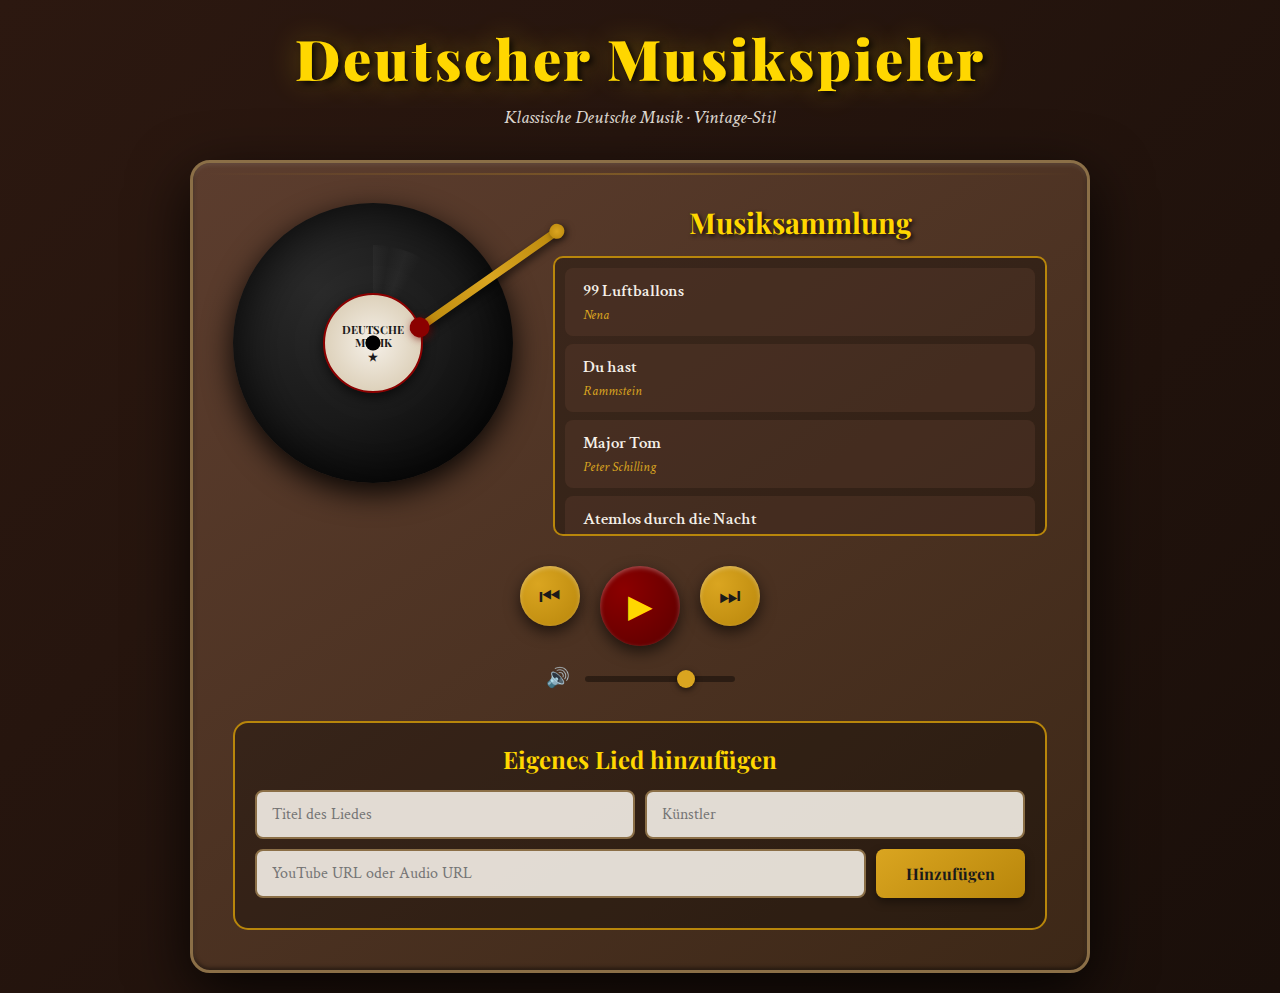
<file: index.html>
<!DOCTYPE html>
<html lang="de">
<head>
    <meta charset="UTF-8">
    <meta name="viewport" content="width=device-width, initial-scale=1.0">
    <title>Deutscher Schallplattenspieler</title>
    <link href="https://fonts.googleapis.com/css2?family=Playfair+Display:wght@700;900&family=Crimson+Text:ital,wght@0,400;0,600;1,400&display=swap" rel="stylesheet">
    <link rel="stylesheet" href="style.css">
</head>
<body>
    <div class="gramophone-container">
        <div class="header">
            <h1>Deutscher Musikspieler</h1>
            <p>Klassische Deutsche Musik · Vintage-Stil</p>
        </div>

        <div class="player-body">
            <div class="turntable-section">
                <div class="vinyl-container">
                    <div class="vinyl" id="vinyl">
                        <div class="vinyl-label">
                            <div class="vinyl-label-text">DEUTSCHE<br>MUSIK<br>★</div>
                        </div>
                        <div class="vinyl-hole"></div>
                    </div>
                    <div class="tonearm"></div>
                </div>

                <div class="playlist-section">
                    <h2 class="playlist-title">Musiksammlung</h2>
                    <div class="song-list" id="songList"></div>
                </div>
            </div>

            <div class="now-playing" id="nowPlaying" style="display: none;">
                <div class="now-playing-label">Jetzt läuft</div>
                <div class="now-playing-title" id="currentTitle">—</div>
                <div class="now-playing-artist" id="currentArtist">—</div>
            </div>

            <div class="controls">
                <button class="control-btn" id="prevBtn" title="Vorheriger">⏮</button>
                <button class="control-btn play-pause" id="playBtn" title="Abspielen/Pause">▶</button>
                <button class="control-btn" id="nextBtn" title="Nächster">⏭</button>
            </div>

            <div class="volume-control">
                <span class="volume-icon">🔊</span>
                <input type="range" min="0" max="100" value="70" class="volume-slider" id="volumeSlider">
            </div>

            <div class="custom-url-section">
                <h3 class="custom-url-title">Eigenes Lied hinzufügen</h3>
                <div class="url-input-group">
                    <input type="text" class="url-input" id="titleInput" placeholder="Titel des Liedes">
                    <input type="text" class="url-input" id="artistInput" placeholder="Künstler">
                </div>
                <div class="url-input-group">
                    <input type="text" class="url-input" id="urlInput" placeholder="YouTube URL oder Audio URL">
                    <button class="add-btn" id="addBtn">Hinzufügen</button>
                </div>
            </div>
        </div>
    </div>

    <audio id="audioPlayer" style="display: none;"></audio>
    <div id="ytPlayer" style="width:0;height:0;overflow:hidden;position:absolute;left:-9999px;"></div>

    <script src="script.js"></script>
</body>
</html>
</file>
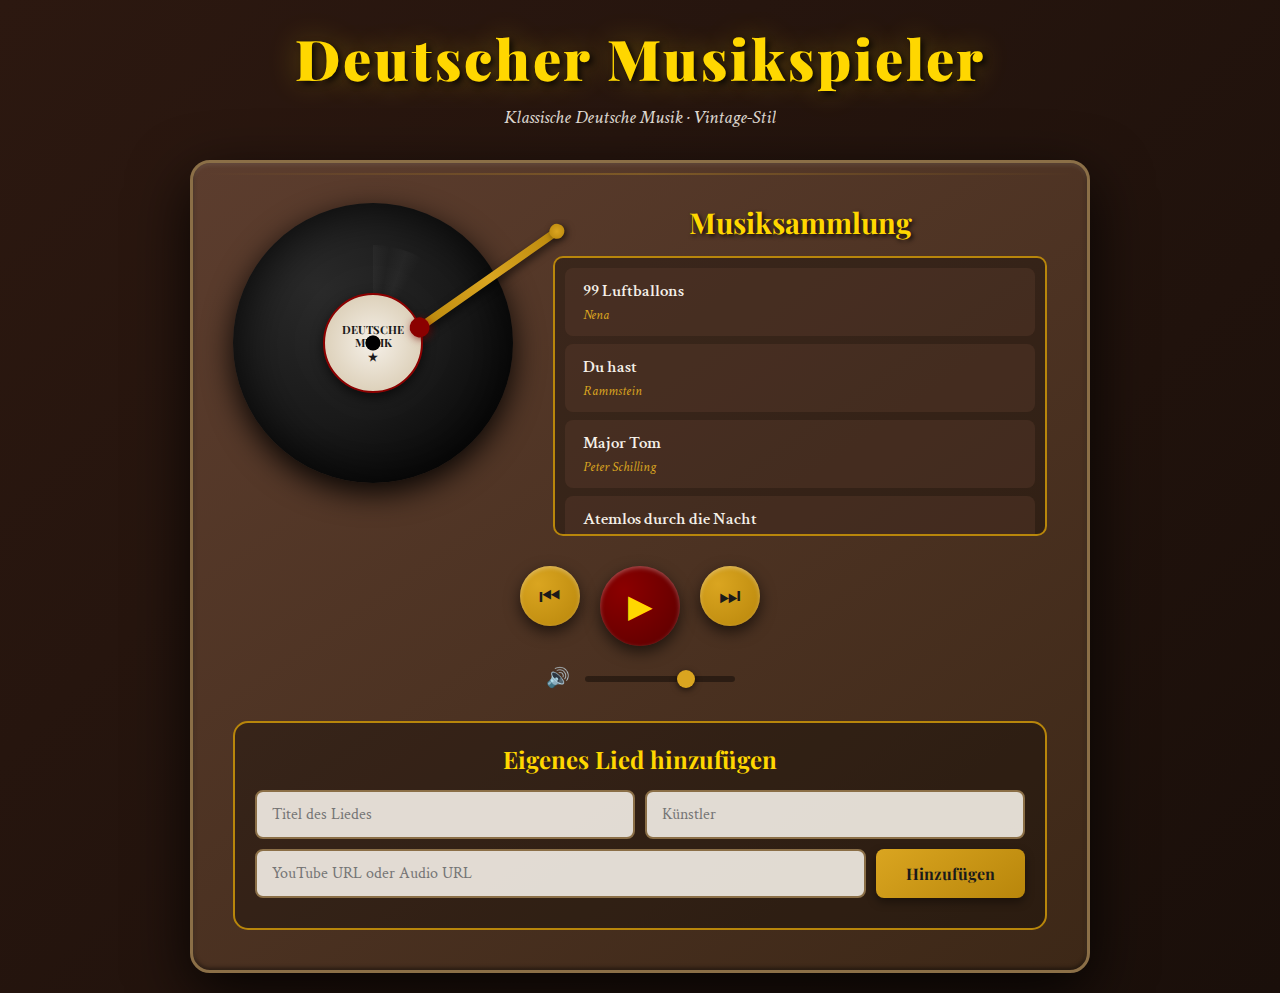
<file: app.html>
<!DOCTYPE html>
<html lang="de">
<head>
    <meta charset="UTF-8">
    <meta name="viewport" content="width=device-width, initial-scale=1.0">
    <title>Deutscher Schallplattenspieler</title>
    <link href="https://fonts.googleapis.com/css2?family=Playfair+Display:wght@700;900&family=Crimson+Text:ital,wght@0,400;0,600;1,400&display=swap" rel="stylesheet">
    <style>
        * {
            margin: 0;
            padding: 0;
            box-sizing: border-box;
        }

        :root {
            --wood-dark: #3d2817;
            --wood-medium: #5c3d2e;
            --wood-light: #8b6f47;
            --brass: #b8860b;
            --brass-shine: #daa520;
            --vinyl-black: #1a1a1a;
            --label-cream: #f5f0e8;
            --red-accent: #8b0000;
            --gold-text: #ffd700;
        }

        body {
            font-family: 'Crimson Text', serif;
            background: linear-gradient(135deg, #2c1810 0%, #1a0f0a 100%);
            min-height: 100vh;
            display: flex;
            justify-content: center;
            align-items: center;
            padding: 20px;
            overflow-x: hidden;
        }

        .gramophone-container {
            position: relative;
            max-width: 900px;
            width: 100%;
        }

        .header {
            text-align: center;
            margin-bottom: 30px;
            animation: fadeInDown 1s ease-out;
        }

        .header h1 {
            font-family: 'Playfair Display', serif;
            font-size: 3.5rem;
            font-weight: 900;
            color: var(--gold-text);
            text-shadow: 3px 3px 6px rgba(0, 0, 0, 0.8), 0 0 30px rgba(255, 215, 0, 0.3);
            letter-spacing: 3px;
            margin-bottom: 10px;
        }

        .header p {
            font-size: 1.2rem;
            color: var(--label-cream);
            font-style: italic;
            opacity: 0.9;
        }

        .player-body {
            background: linear-gradient(145deg, var(--wood-medium) 0%, var(--wood-dark) 100%);
            border-radius: 20px;
            padding: 40px;
            box-shadow: 
                0 20px 60px rgba(0, 0, 0, 0.8),
                inset 0 2px 4px rgba(255, 255, 255, 0.1),
                inset 0 -2px 4px rgba(0, 0, 0, 0.5);
            border: 3px solid var(--wood-light);
            position: relative;
            animation: fadeInUp 1s ease-out;
        }

        .player-body::before {
            content: '';
            position: absolute;
            top: 10px;
            left: 10px;
            right: 10px;
            height: 2px;
            background: linear-gradient(90deg, transparent, var(--brass-shine), transparent);
            opacity: 0.3;
        }

        .turntable-section {
            display: flex;
            gap: 40px;
            margin-bottom: 30px;
            flex-wrap: wrap;
            justify-content: center;
        }

        .vinyl-container {
            position: relative;
            width: 280px;
            height: 280px;
            flex-shrink: 0;
        }

        .vinyl {
            width: 100%;
            height: 100%;
            background: radial-gradient(circle at 30% 30%, #2a2a2a 0%, var(--vinyl-black) 50%, #000 100%);
            border-radius: 50%;
            position: relative;
            box-shadow: 
                0 10px 30px rgba(0, 0, 0, 0.9),
                inset 0 0 50px rgba(0, 0, 0, 0.8);
            transition: transform 0.3s ease;
        }

        .vinyl.spinning {
            animation: spin 3s linear infinite;
        }

        @keyframes spin {
            from { transform: rotate(0deg); }
            to { transform: rotate(360deg); }
        }

        .vinyl::before {
            content: '';
            position: absolute;
            inset: 15%;
            background: conic-gradient(from 0deg, 
                rgba(255, 255, 255, 0.03) 0deg,
                transparent 10deg,
                rgba(255, 255, 255, 0.03) 20deg,
                transparent 30deg
            );
            border-radius: 50%;
        }

        .vinyl-label {
            position: absolute;
            top: 50%;
            left: 50%;
            transform: translate(-50%, -50%);
            width: 100px;
            height: 100px;
            background: radial-gradient(circle, var(--label-cream) 0%, #d4c5a9 100%);
            border-radius: 50%;
            display: flex;
            flex-direction: column;
            align-items: center;
            justify-content: center;
            box-shadow: 0 4px 12px rgba(0, 0, 0, 0.6);
            border: 2px solid var(--red-accent);
        }

        .vinyl-label-text {
            font-family: 'Playfair Display', serif;
            font-size: 0.7rem;
            font-weight: 700;
            color: var(--vinyl-black);
            text-align: center;
            line-height: 1.2;
        }

        .vinyl-hole {
            position: absolute;
            top: 50%;
            left: 50%;
            transform: translate(-50%, -50%);
            width: 15px;
            height: 15px;
            background: #000;
            border-radius: 50%;
            box-shadow: inset 0 2px 4px rgba(0, 0, 0, 0.8);
        }

        .tonearm {
            position: absolute;
            top: 20px;
            right: -50px;
            width: 180px;
            height: 8px;
            background: linear-gradient(90deg, var(--brass) 0%, var(--brass-shine) 50%, var(--brass) 100%);
            border-radius: 4px;
            transform-origin: right center;
            transform: rotate(-35deg);
            box-shadow: 0 4px 8px rgba(0, 0, 0, 0.6);
            transition: transform 0.5s ease;
        }

        .vinyl.spinning + .tonearm {
            transform: rotate(-25deg);
        }

        .tonearm::before {
            content: '';
            position: absolute;
            right: 0;
            top: 50%;
            transform: translateY(-50%);
            width: 15px;
            height: 15px;
            background: radial-gradient(circle, var(--brass-shine), var(--brass));
            border-radius: 50%;
            box-shadow: 0 2px 6px rgba(0, 0, 0, 0.4);
        }

        .tonearm::after {
            content: '';
            position: absolute;
            left: -5px;
            top: 50%;
            transform: translateY(-50%);
            width: 20px;
            height: 20px;
            background: var(--red-accent);
            border-radius: 50%;
            box-shadow: 0 2px 8px rgba(139, 0, 0, 0.6);
        }

        .playlist-section {
            flex: 1;
            min-width: 300px;
        }

        .playlist-title {
            font-family: 'Playfair Display', serif;
            font-size: 1.8rem;
            color: var(--gold-text);
            margin-bottom: 15px;
            text-align: center;
            text-shadow: 2px 2px 4px rgba(0, 0, 0, 0.8);
        }

        .song-list {
            max-height: 280px;
            overflow-y: auto;
            background: rgba(0, 0, 0, 0.3);
            border-radius: 10px;
            padding: 10px;
            border: 2px solid var(--brass);
        }

        .song-list::-webkit-scrollbar {
            width: 8px;
        }

        .song-list::-webkit-scrollbar-track {
            background: rgba(0, 0, 0, 0.4);
            border-radius: 4px;
        }

        .song-list::-webkit-scrollbar-thumb {
            background: var(--brass);
            border-radius: 4px;
        }

        .song-item {
            padding: 12px 15px;
            margin-bottom: 8px;
            background: rgba(92, 61, 46, 0.4);
            border-radius: 8px;
            cursor: pointer;
            transition: all 0.3s ease;
            border-left: 3px solid transparent;
            display: flex;
            justify-content: space-between;
            align-items: center;
        }

        .song-item:hover {
            background: rgba(92, 61, 46, 0.7);
            border-left-color: var(--brass-shine);
            transform: translateX(5px);
        }

        .song-item.active {
            background: rgba(184, 134, 11, 0.3);
            border-left-color: var(--gold-text);
            box-shadow: 0 0 15px rgba(255, 215, 0, 0.2);
        }

        .song-info {
            flex: 1;
        }

        .song-title {
            color: var(--label-cream);
            font-weight: 600;
            font-size: 1.05rem;
            margin-bottom: 3px;
        }

        .song-artist {
            color: var(--brass-shine);
            font-size: 0.9rem;
            font-style: italic;
        }

        .controls {
            display: flex;
            justify-content: center;
            gap: 20px;
            margin-top: 30px;
            flex-wrap: wrap;
        }

        .control-btn {
            width: 60px;
            height: 60px;
            border-radius: 50%;
            border: none;
            background: radial-gradient(circle at 30% 30%, var(--brass-shine), var(--brass));
            color: var(--vinyl-black);
            font-size: 1.5rem;
            cursor: pointer;
            transition: all 0.3s ease;
            box-shadow: 
                0 6px 15px rgba(0, 0, 0, 0.6),
                inset 0 2px 4px rgba(255, 255, 255, 0.3);
            display: flex;
            align-items: center;
            justify-content: center;
            position: relative;
        }

        .control-btn:hover {
            transform: translateY(-3px);
            box-shadow: 
                0 10px 25px rgba(0, 0, 0, 0.8),
                inset 0 2px 4px rgba(255, 255, 255, 0.4);
        }

        .control-btn:active {
            transform: translateY(0);
        }

        .control-btn.play-pause {
            width: 80px;
            height: 80px;
            font-size: 2rem;
            background: radial-gradient(circle at 30% 30%, var(--red-accent), #5a0000);
            color: var(--gold-text);
        }

        .custom-url-section {
            margin-top: 30px;
            padding: 20px;
            background: rgba(0, 0, 0, 0.3);
            border-radius: 15px;
            border: 2px solid var(--brass);
        }

        .custom-url-title {
            font-family: 'Playfair Display', serif;
            font-size: 1.5rem;
            color: var(--gold-text);
            margin-bottom: 15px;
            text-align: center;
        }

        .url-input-group {
            display: flex;
            gap: 10px;
            margin-bottom: 10px;
            flex-wrap: wrap;
        }

        .url-input {
            flex: 1;
            min-width: 200px;
            padding: 12px 15px;
            background: rgba(245, 240, 232, 0.9);
            border: 2px solid var(--wood-light);
            border-radius: 8px;
            font-family: 'Crimson Text', serif;
            font-size: 1rem;
            color: var(--vinyl-black);
        }

        .url-input:focus {
            outline: none;
            border-color: var(--brass-shine);
            box-shadow: 0 0 10px rgba(184, 134, 11, 0.3);
        }

        .add-btn {
            padding: 12px 30px;
            background: linear-gradient(145deg, var(--brass-shine), var(--brass));
            border: none;
            border-radius: 8px;
            color: var(--vinyl-black);
            font-family: 'Playfair Display', serif;
            font-weight: 700;
            font-size: 1rem;
            cursor: pointer;
            transition: all 0.3s ease;
            box-shadow: 0 4px 10px rgba(0, 0, 0, 0.4);
        }

        .add-btn:hover {
            transform: translateY(-2px);
            box-shadow: 0 6px 15px rgba(0, 0, 0, 0.6);
        }

        .now-playing {
            text-align: center;
            margin-top: 20px;
            padding: 15px;
            background: rgba(139, 0, 0, 0.2);
            border-radius: 10px;
            border: 2px solid var(--red-accent);
        }

        .now-playing-label {
            font-size: 0.9rem;
            color: var(--brass-shine);
            text-transform: uppercase;
            letter-spacing: 2px;
            margin-bottom: 5px;
        }

        .now-playing-title {
            font-family: 'Playfair Display', serif;
            font-size: 1.5rem;
            color: var(--label-cream);
            font-weight: 700;
        }

        .now-playing-artist {
            font-size: 1.1rem;
            color: var(--gold-text);
            font-style: italic;
            margin-top: 5px;
        }

        @keyframes fadeInDown {
            from {
                opacity: 0;
                transform: translateY(-30px);
            }
            to {
                opacity: 1;
                transform: translateY(0);
            }
        }

        @keyframes fadeInUp {
            from {
                opacity: 0;
                transform: translateY(30px);
            }
            to {
                opacity: 1;
                transform: translateY(0);
            }
        }

        .volume-control {
            display: flex;
            align-items: center;
            gap: 15px;
            justify-content: center;
            margin-top: 20px;
        }

        .volume-icon {
            color: var(--brass-shine);
            font-size: 1.2rem;
        }

        .volume-slider {
            width: 150px;
            height: 6px;
            border-radius: 3px;
            background: rgba(0, 0, 0, 0.4);
            outline: none;
            -webkit-appearance: none;
        }

        .volume-slider::-webkit-slider-thumb {
            -webkit-appearance: none;
            appearance: none;
            width: 18px;
            height: 18px;
            border-radius: 50%;
            background: var(--brass-shine);
            cursor: pointer;
            box-shadow: 0 2px 6px rgba(0, 0, 0, 0.6);
        }

        .volume-slider::-moz-range-thumb {
            width: 18px;
            height: 18px;
            border-radius: 50%;
            background: var(--brass-shine);
            cursor: pointer;
            border: none;
            box-shadow: 0 2px 6px rgba(0, 0, 0, 0.6);
        }

        @media (max-width: 768px) {
            .header h1 {
                font-size: 2.5rem;
            }

            .turntable-section {
                flex-direction: column;
                align-items: center;
            }

            .vinyl-container {
                width: 240px;
                height: 240px;
            }

            .player-body {
                padding: 25px;
            }
        }
    </style>
</head>
<body>
    <div class="gramophone-container">
        <div class="header">
            <h1>Deutscher Musikspieler</h1>
            <p>Klassische Deutsche Musik · Vintage-Stil</p>
        </div>

        <div class="player-body">
            <div class="turntable-section">
                <div class="vinyl-container">
                    <div class="vinyl" id="vinyl">
                        <div class="vinyl-label">
                            <div class="vinyl-label-text">DEUTSCHE<br>MUSIK<br>★</div>
                        </div>
                        <div class="vinyl-hole"></div>
                    </div>
                    <div class="tonearm"></div>
                </div>

                <div class="playlist-section">
                    <h2 class="playlist-title">Musiksammlung</h2>
                    <div class="song-list" id="songList"></div>
                </div>
            </div>

            <div class="now-playing" id="nowPlaying" style="display: none;">
                <div class="now-playing-label">Jetzt läuft</div>
                <div class="now-playing-title" id="currentTitle">—</div>
                <div class="now-playing-artist" id="currentArtist">—</div>
            </div>

            <div class="controls">
                <button class="control-btn" id="prevBtn" title="Vorheriger">⏮</button>
                <button class="control-btn play-pause" id="playBtn" title="Abspielen/Pause">▶</button>
                <button class="control-btn" id="nextBtn" title="Nächster">⏭</button>
            </div>

            <div class="volume-control">
                <span class="volume-icon">🔊</span>
                <input type="range" min="0" max="100" value="70" class="volume-slider" id="volumeSlider">
            </div>

            <div class="custom-url-section">
                <h3 class="custom-url-title">Eigenes Lied hinzufügen</h3>
                <div class="url-input-group">
                    <input type="text" class="url-input" id="titleInput" placeholder="Titel des Liedes">
                    <input type="text" class="url-input" id="artistInput" placeholder="Künstler">
                </div>
                <div class="url-input-group">
                    <input type="text" class="url-input" id="urlInput" placeholder="YouTube URL oder Audio URL">
                    <button class="add-btn" id="addBtn">Hinzufügen</button>
                </div>
            </div>
        </div>
    </div>

    <audio id="audioPlayer" style="display: none;"></audio>

    <script>
        // Pre-loaded German music collection (diverse genres)
        const defaultSongs = [
            // Schlager classics
            { title: "99 Luftballons", artist: "Nena", url: "https://www.youtube.com/watch?v=Fpu5a0Bl8eY" },
            { title: "Du hast", artist: "Rammstein", url: "https://www.youtube.com/watch?v=W3q8Od5qJio" },
            { title: "Major Tom", artist: "Peter Schilling", url: "https://www.youtube.com/watch?v=wO0A0XcWy88" },
            { title: "Atemlos durch die Nacht", artist: "Helene Fischer", url: "https://www.youtube.com/watch?v=haECT-SerHk" },
            { title: "Ich war noch niemals in New York", artist: "Udo Jürgens", url: "https://www.youtube.com/watch?v=Q4DDmCo1WJM" },
            
            // NDW (Neue Deutsche Welle)
            { title: "Nur geträumt", artist: "Nena", url: "https://www.youtube.com/watch?v=K-5xAg1PSpQ" },
            { title: "Da Da Da", artist: "Trio", url: "https://www.youtube.com/watch?v=lNYcviXK4rg" },
            { title: "Ein bisschen Frieden", artist: "Nicole", url: "https://www.youtube.com/watch?v=wfRLXyMZpVE" },
            
            // Modern German pop/rock
            { title: "Auf uns", artist: "Andreas Bourani", url: "https://www.youtube.com/watch?v=mWEw64kW6lY" },
            { title: "Astronaut", artist: "Sido ft. Andreas Bourani", url: "https://www.youtube.com/watch?v=NeVa8PfD9BY" },
            { title: "An Tagen wie diesen", artist: "Die Toten Hosen", url: "https://www.youtube.com/watch?v=j09hpp3AxIE" },
            { title: "Schrei nach Liebe", artist: "Die Ärzte", url: "https://www.youtube.com/watch?v=6X9CEi8wkBc" }
        ];

        let playlist = [...defaultSongs];
        let currentIndex = 0;
        let isPlaying = false;

        const audioPlayer = document.getElementById('audioPlayer');
        const vinyl = document.getElementById('vinyl');
        const playBtn = document.getElementById('playBtn');
        const prevBtn = document.getElementById('prevBtn');
        const nextBtn = document.getElementById('nextBtn');
        const songList = document.getElementById('songList');
        const nowPlaying = document.getElementById('nowPlaying');
        const currentTitle = document.getElementById('currentTitle');
        const currentArtist = document.getElementById('currentArtist');
        const volumeSlider = document.getElementById('volumeSlider');
        const titleInput = document.getElementById('titleInput');
        const artistInput = document.getElementById('artistInput');
        const urlInput = document.getElementById('urlInput');
        const addBtn = document.getElementById('addBtn');

        // Render playlist
        function renderPlaylist() {
            songList.innerHTML = '';
            playlist.forEach((song, index) => {
                const songItem = document.createElement('div');
                songItem.className = 'song-item' + (index === currentIndex && isPlaying ? ' active' : '');
                songItem.innerHTML = `
                    <div class="song-info">
                        <div class="song-title">${song.title}</div>
                        <div class="song-artist">${song.artist}</div>
                    </div>
                `;
                songItem.onclick = () => playSong(index);
                songList.appendChild(songItem);
            });
        }

        // Extract YouTube ID from URL
        function getYouTubeID(url) {
            const regExp = /^.*(youtu.be\/|v\/|u\/\w\/|embed\/|watch\?v=|&v=)([^#&?]*).*/;
            const match = url.match(regExp);
            return (match && match[2].length === 11) ? match[2] : null;
        }

        // Play song
        function playSong(index) {
            currentIndex = index;
            const song = playlist[currentIndex];
            
            // For YouTube URLs, we can't directly play them in audio tag
            // Instead, we'll show the info and simulate playback
            const youtubeID = getYouTubeID(song.url);
            
            if (youtubeID) {
                // YouTube video - show info and simulate
                nowPlaying.style.display = 'block';
                currentTitle.textContent = song.title;
                currentArtist.textContent = song.artist;
                
                isPlaying = true;
                vinyl.classList.add('spinning');
                playBtn.textContent = '⏸';
                
                // Open YouTube in new tab
                window.open(song.url, '_blank');
                
                renderPlaylist();
            } else {
                // Direct audio URL
                audioPlayer.src = song.url;
                audioPlayer.play();
                isPlaying = true;
                vinyl.classList.add('spinning');
                playBtn.textContent = '⏸';
                
                nowPlaying.style.display = 'block';
                currentTitle.textContent = song.title;
                currentArtist.textContent = song.artist;
                
                renderPlaylist();
            }
        }

        // Play/Pause toggle
        playBtn.onclick = () => {
            if (isPlaying) {
                audioPlayer.pause();
                isPlaying = false;
                vinyl.classList.remove('spinning');
                playBtn.textContent = '▶';
            } else {
                if (currentIndex >= 0 && currentIndex < playlist.length) {
                    playSong(currentIndex);
                } else {
                    playSong(0);
                }
            }
        };

        // Previous song
        prevBtn.onclick = () => {
            currentIndex = (currentIndex - 1 + playlist.length) % playlist.length;
            playSong(currentIndex);
        };

        // Next song
        nextBtn.onclick = () => {
            currentIndex = (currentIndex + 1) % playlist.length;
            playSong(currentIndex);
        };

        // Volume control
        volumeSlider.oninput = (e) => {
            audioPlayer.volume = e.target.value / 100;
        };

        // Add custom song
        addBtn.onclick = () => {
            const title = titleInput.value.trim();
            const artist = artistInput.value.trim();
            const url = urlInput.value.trim();

            if (title && artist && url) {
                playlist.push({ title, artist, url });
                renderPlaylist();
                
                titleInput.value = '';
                artistInput.value = '';
                urlInput.value = '';
                
                alert('Lied erfolgreich hinzugefügt!');
            } else {
                alert('Bitte fülle alle Felder aus.');
            }
        };

        // Auto-play next song
        audioPlayer.onended = () => {
            nextBtn.click();
        };

        // Initialize volume
        audioPlayer.volume = 0.7;

        // Initial render
        renderPlaylist();
    </script>
</body>
</html>
</file>
<file: style.css>
/* ==================== VARIABLES ==================== */
:root {
    --wood-dark: #3d2817;
    --wood-medium: #5c3d2e;
    --wood-light: #8b6f47;
    --brass: #b8860b;
    --brass-shine: #daa520;
    --vinyl-black: #1a1a1a;
    --label-cream: #f5f0e8;
    --red-accent: #8b0000;
    --gold-text: #ffd700;
}

/* ==================== RESET ==================== */
* {
    margin: 0;
    padding: 0;
    box-sizing: border-box;
}

/* ==================== BODY ==================== */
body {
    font-family: 'Crimson Text', serif;
    background: linear-gradient(135deg, #2c1810 0%, #1a0f0a 100%);
    min-height: 100vh;
    display: flex;
    justify-content: center;
    align-items: center;
    padding: 20px;
    overflow-x: hidden;
}

/* ==================== CONTAINER ==================== */
.gramophone-container {
    position: relative;
    max-width: 900px;
    width: 100%;
}

/* ==================== HEADER ==================== */
.header {
    text-align: center;
    margin-bottom: 30px;
    animation: fadeInDown 1s ease-out;
}

.header h1 {
    font-family: 'Playfair Display', serif;
    font-size: 3.5rem;
    font-weight: 900;
    color: var(--gold-text);
    text-shadow: 3px 3px 6px rgba(0, 0, 0, 0.8), 0 0 30px rgba(255, 215, 0, 0.3);
    letter-spacing: 3px;
    margin-bottom: 10px;
}

.header p {
    font-size: 1.2rem;
    color: var(--label-cream);
    font-style: italic;
    opacity: 0.9;
}

/* ==================== PLAYER BODY ==================== */
.player-body {
    background: linear-gradient(145deg, var(--wood-medium) 0%, var(--wood-dark) 100%);
    border-radius: 20px;
    padding: 40px;
    box-shadow: 
        0 20px 60px rgba(0, 0, 0, 0.8),
        inset 0 2px 4px rgba(255, 255, 255, 0.1),
        inset 0 -2px 4px rgba(0, 0, 0, 0.5);
    border: 3px solid var(--wood-light);
    position: relative;
    animation: fadeInUp 1s ease-out;
}

.player-body::before {
    content: '';
    position: absolute;
    top: 10px;
    left: 10px;
    right: 10px;
    height: 2px;
    background: linear-gradient(90deg, transparent, var(--brass-shine), transparent);
    opacity: 0.3;
}

/* ==================== TURNTABLE SECTION ==================== */
.turntable-section {
    display: flex;
    gap: 40px;
    margin-bottom: 30px;
    flex-wrap: wrap;
    justify-content: center;
}

/* ==================== VINYL ==================== */
.vinyl-container {
    position: relative;
    width: 280px;
    height: 280px;
    flex-shrink: 0;
}

.vinyl {
    width: 100%;
    height: 100%;
    background: radial-gradient(circle at 30% 30%, #2a2a2a 0%, var(--vinyl-black) 50%, #000 100%);
    border-radius: 50%;
    position: relative;
    box-shadow: 
        0 10px 30px rgba(0, 0, 0, 0.9),
        inset 0 0 50px rgba(0, 0, 0, 0.8);
    transition: transform 0.3s ease;
}

.vinyl.spinning {
    animation: spin 3s linear infinite;
}

@keyframes spin {
    from { transform: rotate(0deg); }
    to { transform: rotate(360deg); }
}

.vinyl::before {
    content: '';
    position: absolute;
    inset: 15%;
    background: conic-gradient(from 0deg, 
        rgba(255, 255, 255, 0.03) 0deg,
        transparent 10deg,
        rgba(255, 255, 255, 0.03) 20deg,
        transparent 30deg
    );
    border-radius: 50%;
}

.vinyl-label {
    position: absolute;
    top: 50%;
    left: 50%;
    transform: translate(-50%, -50%);
    width: 100px;
    height: 100px;
    background: radial-gradient(circle, var(--label-cream) 0%, #d4c5a9 100%);
    border-radius: 50%;
    display: flex;
    flex-direction: column;
    align-items: center;
    justify-content: center;
    box-shadow: 0 4px 12px rgba(0, 0, 0, 0.6);
    border: 2px solid var(--red-accent);
}

.vinyl-label-text {
    font-family: 'Playfair Display', serif;
    font-size: 0.7rem;
    font-weight: 700;
    color: var(--vinyl-black);
    text-align: center;
    line-height: 1.2;
}

.vinyl-hole {
    position: absolute;
    top: 50%;
    left: 50%;
    transform: translate(-50%, -50%);
    width: 15px;
    height: 15px;
    background: #000;
    border-radius: 50%;
    box-shadow: inset 0 2px 4px rgba(0, 0, 0, 0.8);
}

/* ==================== TONEARM ==================== */
.tonearm {
    position: absolute;
    top: 20px;
    right: -50px;
    width: 180px;
    height: 8px;
    background: linear-gradient(90deg, var(--brass) 0%, var(--brass-shine) 50%, var(--brass) 100%);
    border-radius: 4px;
    transform-origin: right center;
    transform: rotate(-35deg);
    box-shadow: 0 4px 8px rgba(0, 0, 0, 0.6);
    transition: transform 0.5s ease;
}

.vinyl.spinning + .tonearm {
    transform: rotate(-25deg);
}

.tonearm::before {
    content: '';
    position: absolute;
    right: 0;
    top: 50%;
    transform: translateY(-50%);
    width: 15px;
    height: 15px;
    background: radial-gradient(circle, var(--brass-shine), var(--brass));
    border-radius: 50%;
    box-shadow: 0 2px 6px rgba(0, 0, 0, 0.4);
}

.tonearm::after {
    content: '';
    position: absolute;
    left: -5px;
    top: 50%;
    transform: translateY(-50%);
    width: 20px;
    height: 20px;
    background: var(--red-accent);
    border-radius: 50%;
    box-shadow: 0 2px 8px rgba(139, 0, 0, 0.6);
}

/* ==================== PLAYLIST ==================== */
.playlist-section {
    flex: 1;
    min-width: 300px;
}

.playlist-title {
    font-family: 'Playfair Display', serif;
    font-size: 1.8rem;
    color: var(--gold-text);
    margin-bottom: 15px;
    text-align: center;
    text-shadow: 2px 2px 4px rgba(0, 0, 0, 0.8);
}

.song-list {
    max-height: 280px;
    overflow-y: auto;
    background: rgba(0, 0, 0, 0.3);
    border-radius: 10px;
    padding: 10px;
    border: 2px solid var(--brass);
}

.song-list::-webkit-scrollbar {
    width: 8px;
}

.song-list::-webkit-scrollbar-track {
    background: rgba(0, 0, 0, 0.4);
    border-radius: 4px;
}

.song-list::-webkit-scrollbar-thumb {
    background: var(--brass);
    border-radius: 4px;
}

.song-item {
    padding: 12px 15px;
    margin-bottom: 8px;
    background: rgba(92, 61, 46, 0.4);
    border-radius: 8px;
    cursor: pointer;
    transition: all 0.3s ease;
    border-left: 3px solid transparent;
    display: flex;
    justify-content: space-between;
    align-items: center;
}

.song-item:hover {
    background: rgba(92, 61, 46, 0.7);
    border-left-color: var(--brass-shine);
    transform: translateX(5px);
}

.song-item.active {
    background: rgba(184, 134, 11, 0.3);
    border-left-color: var(--gold-text);
    box-shadow: 0 0 15px rgba(255, 215, 0, 0.2);
}

.song-info {
    flex: 1;
}

.song-title {
    color: var(--label-cream);
    font-weight: 600;
    font-size: 1.05rem;
    margin-bottom: 3px;
}

.song-artist {
    color: var(--brass-shine);
    font-size: 0.9rem;
    font-style: italic;
}

/* ==================== NOW PLAYING ==================== */
.now-playing {
    text-align: center;
    margin-top: 20px;
    padding: 15px;
    background: rgba(139, 0, 0, 0.2);
    border-radius: 10px;
    border: 2px solid var(--red-accent);
}

.now-playing-label {
    font-size: 0.9rem;
    color: var(--brass-shine);
    text-transform: uppercase;
    letter-spacing: 2px;
    margin-bottom: 5px;
}

.now-playing-title {
    font-family: 'Playfair Display', serif;
    font-size: 1.5rem;
    color: var(--label-cream);
    font-weight: 700;
}

.now-playing-artist {
    font-size: 1.1rem;
    color: var(--gold-text);
    font-style: italic;
    margin-top: 5px;
}

/* ==================== CONTROLS ==================== */
.controls {
    display: flex;
    justify-content: center;
    gap: 20px;
    margin-top: 30px;
    flex-wrap: wrap;
}

.control-btn {
    width: 60px;
    height: 60px;
    border-radius: 50%;
    border: none;
    background: radial-gradient(circle at 30% 30%, var(--brass-shine), var(--brass));
    color: var(--vinyl-black);
    font-size: 1.5rem;
    cursor: pointer;
    transition: all 0.3s ease;
    box-shadow: 
        0 6px 15px rgba(0, 0, 0, 0.6),
        inset 0 2px 4px rgba(255, 255, 255, 0.3);
    display: flex;
    align-items: center;
    justify-content: center;
    position: relative;
}

.control-btn:hover {
    transform: translateY(-3px);
    box-shadow: 
        0 10px 25px rgba(0, 0, 0, 0.8),
        inset 0 2px 4px rgba(255, 255, 255, 0.4);
}

.control-btn:active {
    transform: translateY(0);
}

.control-btn.play-pause {
    width: 80px;
    height: 80px;
    font-size: 2rem;
    background: radial-gradient(circle at 30% 30%, var(--red-accent), #5a0000);
    color: var(--gold-text);
}

/* ==================== VOLUME CONTROL ==================== */
.volume-control {
    display: flex;
    align-items: center;
    gap: 15px;
    justify-content: center;
    margin-top: 20px;
}

.volume-icon {
    color: var(--brass-shine);
    font-size: 1.2rem;
}

.volume-slider {
    width: 150px;
    height: 6px;
    border-radius: 3px;
    background: rgba(0, 0, 0, 0.4);
    outline: none;
    -webkit-appearance: none;
}

.volume-slider::-webkit-slider-thumb {
    -webkit-appearance: none;
    appearance: none;
    width: 18px;
    height: 18px;
    border-radius: 50%;
    background: var(--brass-shine);
    cursor: pointer;
    box-shadow: 0 2px 6px rgba(0, 0, 0, 0.6);
}

.volume-slider::-moz-range-thumb {
    width: 18px;
    height: 18px;
    border-radius: 50%;
    background: var(--brass-shine);
    cursor: pointer;
    border: none;
    box-shadow: 0 2px 6px rgba(0, 0, 0, 0.6);
}

/* ==================== CUSTOM URL SECTION ==================== */
.custom-url-section {
    margin-top: 30px;
    padding: 20px;
    background: rgba(0, 0, 0, 0.3);
    border-radius: 15px;
    border: 2px solid var(--brass);
}

.custom-url-title {
    font-family: 'Playfair Display', serif;
    font-size: 1.5rem;
    color: var(--gold-text);
    margin-bottom: 15px;
    text-align: center;
}

.url-input-group {
    display: flex;
    gap: 10px;
    margin-bottom: 10px;
    flex-wrap: wrap;
}

.url-input {
    flex: 1;
    min-width: 200px;
    padding: 12px 15px;
    background: rgba(245, 240, 232, 0.9);
    border: 2px solid var(--wood-light);
    border-radius: 8px;
    font-family: 'Crimson Text', serif;
    font-size: 1rem;
    color: var(--vinyl-black);
}

.url-input:focus {
    outline: none;
    border-color: var(--brass-shine);
    box-shadow: 0 0 10px rgba(184, 134, 11, 0.3);
}

.add-btn {
    padding: 12px 30px;
    background: linear-gradient(145deg, var(--brass-shine), var(--brass));
    border: none;
    border-radius: 8px;
    color: var(--vinyl-black);
    font-family: 'Playfair Display', serif;
    font-weight: 700;
    font-size: 1rem;
    cursor: pointer;
    transition: all 0.3s ease;
    box-shadow: 0 4px 10px rgba(0, 0, 0, 0.4);
}

.add-btn:hover {
    transform: translateY(-2px);
    box-shadow: 0 6px 15px rgba(0, 0, 0, 0.6);
}

/* ==================== ANIMATIONS ==================== */
@keyframes fadeInDown {
    from {
        opacity: 0;
        transform: translateY(-30px);
    }
    to {
        opacity: 1;
        transform: translateY(0);
    }
}

@keyframes fadeInUp {
    from {
        opacity: 0;
        transform: translateY(30px);
    }
    to {
        opacity: 1;
        transform: translateY(0);
    }
}

/* ==================== RESPONSIVE ==================== */
@media (max-width: 768px) {
    .header h1 {
        font-size: 2.5rem;
    }

    .turntable-section {
        flex-direction: column;
        align-items: center;
    }

    .vinyl-container {
        width: 240px;
        height: 240px;
    }

    .player-body {
        padding: 25px;
    }
}
</file>
